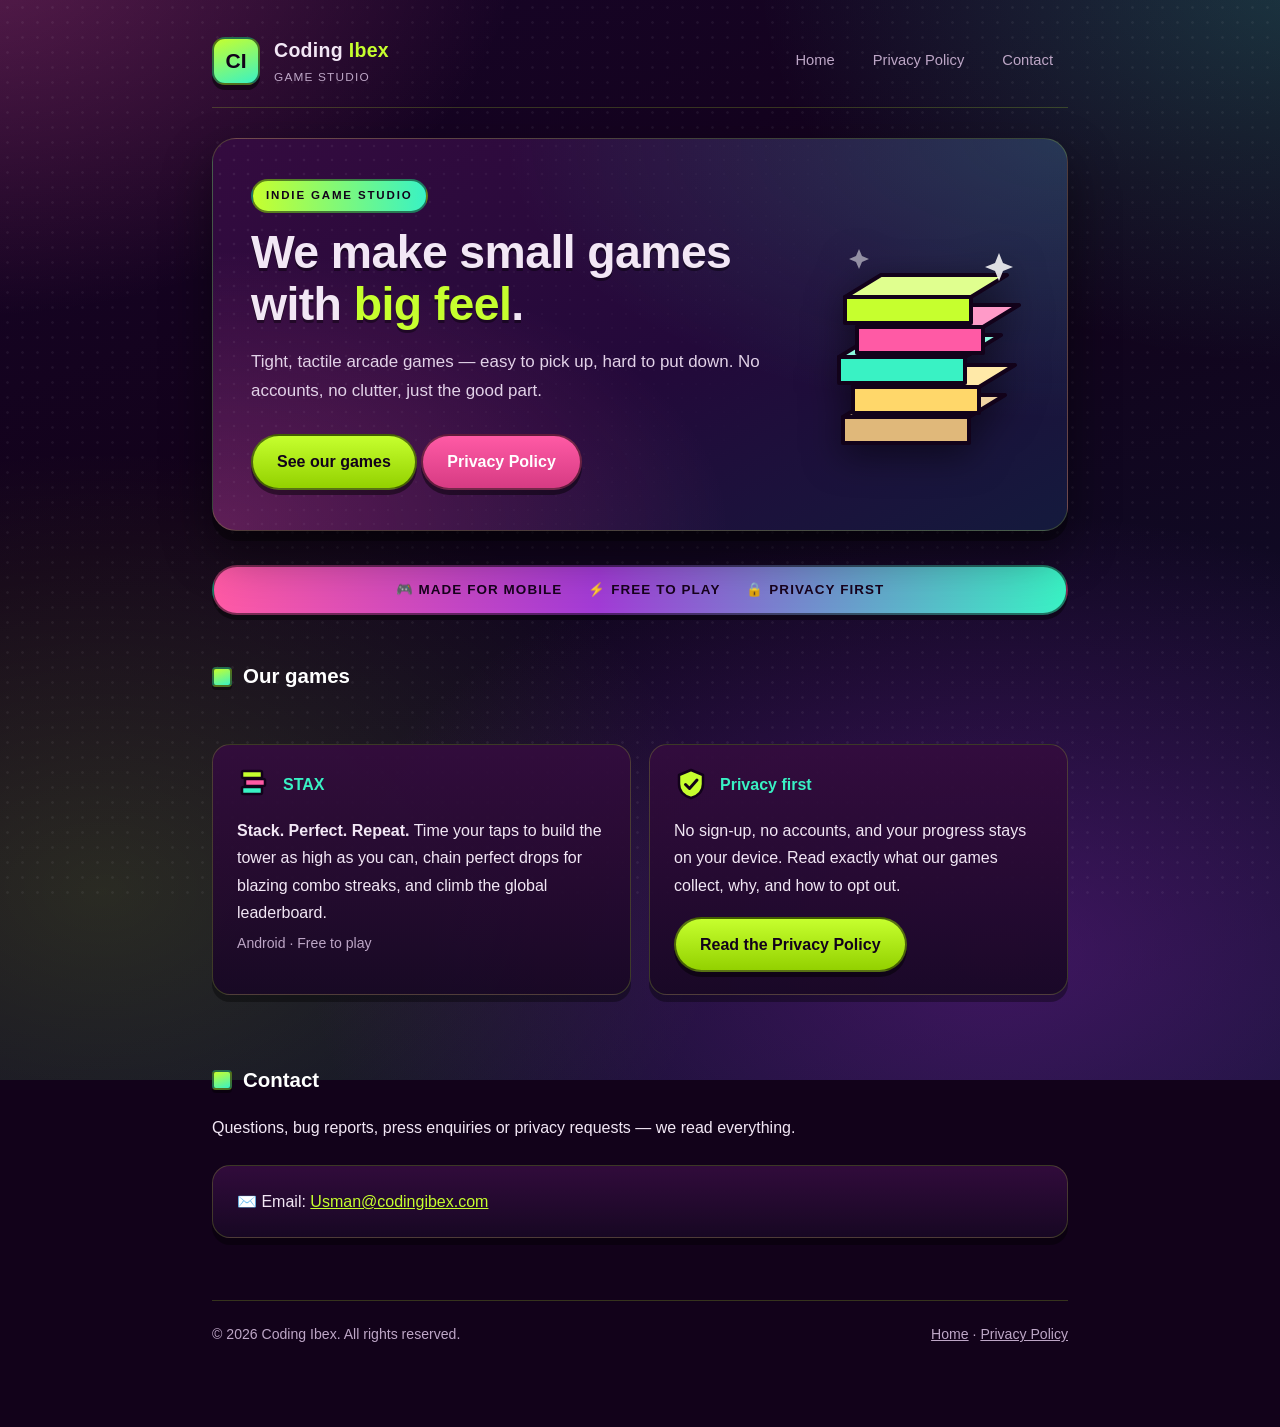
<file: index.html>
<!DOCTYPE html>
<html lang="en">
<head>
<meta charset="utf-8">
<meta name="viewport" content="width=device-width, initial-scale=1">
<title>Coding Ibex — Game Studio</title>
<meta name="description" content="Coding Ibex is an independent mobile game studio, and the maker of STAX.">
<meta name="theme-color" content="#12021a">
<link rel="stylesheet" href="style.css">
</head>
<body>
<div class="wrap">

  <header class="site">
    <div class="logo">CI</div>
    <div class="brand">Coding&nbsp;<span>Ibex</span><small>Game Studio</small></div>
    <nav class="site">
      <a href="index.html">Home</a>
      <a href="privacy-policy.html">Privacy Policy</a>
      <a href="#contact">Contact</a>
    </nav>
  </header>

  <!-- ===== hero banner ===== -->
  <section class="hero">
    <div class="hero-copy">
      <span class="eyebrow">Indie Game Studio</span>
      <h1>We make small games<br>with <span class="accent">big feel</span>.</h1>
      <p class="lede">
        Tight, tactile arcade games — easy to pick up, hard to put down.
        No accounts, no clutter, just the good part.
      </p>
      <a class="btn" href="#games">See our games</a>
      <a class="btn alt" href="privacy-policy.html">Privacy Policy</a>
    </div>

    <!-- stacked blocks, in the game's own skin colours -->
    <div class="hero-art">
      <svg class="float" viewBox="0 0 210 250" xmlns="http://www.w3.org/2000/svg" role="img" aria-label="A tower of stacked blocks">
        <g stroke="#12021a" stroke-width="4" stroke-linejoin="round">
          <!-- bottom -> top; each block = front face + lighter top face -->
          <g>
            <polygon points="24,208 150,208 186,186 60,186" fill="#f0d4a4"/>
            <rect x="24" y="208" width="126" height="26" fill="#e0b87a"/>
          </g>
          <g>
            <polygon points="34,178 160,178 196,156 70,156" fill="#ffe9a8"/>
            <rect x="34" y="178" width="126" height="26" fill="#ffd76a"/>
          </g>
          <g>
            <polygon points="20,148 146,148 182,126 56,126" fill="#8dfadf"/>
            <rect x="20" y="148" width="126" height="26" fill="#39f2c4"/>
          </g>
          <g>
            <polygon points="38,118 164,118 200,96 74,96" fill="#ff9ac8"/>
            <rect x="38" y="118" width="126" height="26" fill="#ff5aa5"/>
          </g>
          <g>
            <polygon points="26,88 152,88 188,66 62,66" fill="#e0ff8f"/>
            <rect x="26" y="88" width="126" height="26" fill="#c6ff2e"/>
          </g>
        </g>
        <!-- sparkles -->
        <g fill="#ffffff" opacity=".85">
          <path d="M180 44 l4 10 10 4 -10 4 -4 10 -4 -10 -10 -4 10 -4z"/>
          <path d="M40 40 l3 7 7 3 -7 3 -3 7 -3 -7 -7 -3 7 -3z" opacity=".6"/>
        </g>
      </svg>
    </div>
  </section>

  <div class="ribbon">
    <span>🎮 Made for mobile</span>
    <span>⚡ Free to play</span>
    <span>🔒 Privacy first</span>
  </div>

  <h2 id="games">Our games</h2>
  <div class="grid">
    <div class="card">
      <div class="icon-row">
        <svg width="34" height="34" viewBox="0 0 34 34" aria-hidden="true">
          <g stroke="#12021a" stroke-width="2.5" stroke-linejoin="round">
            <rect x="5" y="20" width="20" height="7" rx="1.5" fill="#39f2c4"/>
            <rect x="8" y="12" width="20" height="7" rx="1.5" fill="#ff5aa5"/>
            <rect x="5" y="4"  width="20" height="7" rx="1.5" fill="#c6ff2e"/>
          </g>
        </svg>
        <h3 style="margin:0">STAX</h3>
      </div>
      <p style="margin-bottom:6px">
        <strong>Stack. Perfect. Repeat.</strong> Time your taps to build the tower as high as you can,
        chain perfect drops for blazing combo streaks, and climb the global leaderboard.
      </p>
      <p style="color:var(--text-dim); font-size:.88rem; margin:0">Android · Free to play</p>
    </div>

    <div class="card">
      <div class="icon-row">
        <svg width="34" height="34" viewBox="0 0 34 34" aria-hidden="true">
          <path d="M17 3 L29 8 v9c0 7-5 12-12 14C10 29 5 24 5 17V8z"
                fill="#c6ff2e" stroke="#12021a" stroke-width="2.5" stroke-linejoin="round"/>
          <path d="M11.5 17.5 l4 4 7.5-8.5" fill="none" stroke="#12021a"
                stroke-width="3" stroke-linecap="round" stroke-linejoin="round"/>
        </svg>
        <h3 style="margin:0">Privacy first</h3>
      </div>
      <p style="margin-bottom:6px">
        No sign-up, no accounts, and your progress stays on your device. Read exactly what our
        games collect, why, and how to opt out.
      </p>
      <a class="btn" href="privacy-policy.html">Read the Privacy Policy</a>
    </div>
  </div>

  <h2 id="contact">Contact</h2>
  <p>Questions, bug reports, press enquiries or privacy requests — we read everything.</p>
  <div class="card">
    <p style="margin:0">
      ✉️ Email: <a href="mailto:Usman@codingibex.com">Usman@codingibex.com</a>
    </p>
  </div>

  <footer class="site">
    <span>&copy; <span id="yr">2026</span> Coding Ibex. All rights reserved.</span>
    <span><a href="index.html">Home</a> · <a href="privacy-policy.html">Privacy Policy</a></span>
  </footer>

</div>
<script>document.getElementById('yr').textContent = new Date().getFullYear();</script>
</body>
</html>
</file>
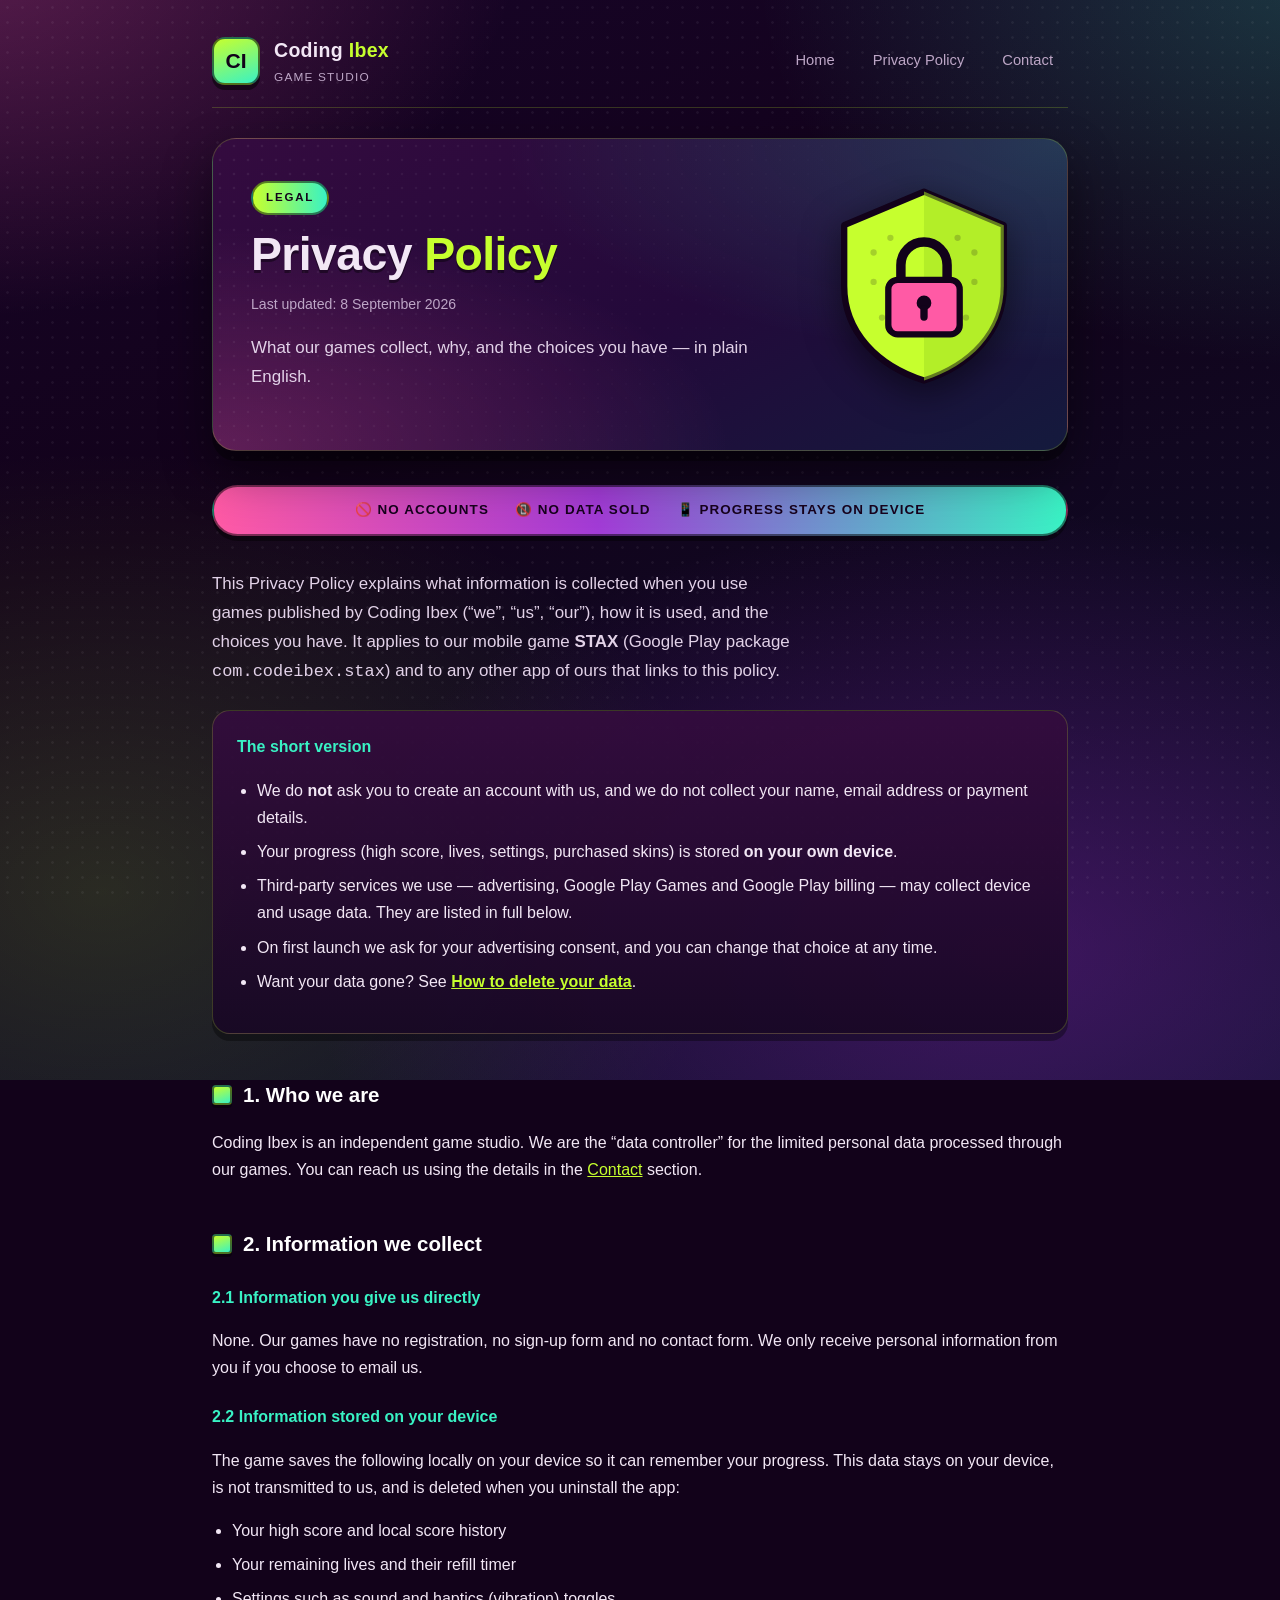
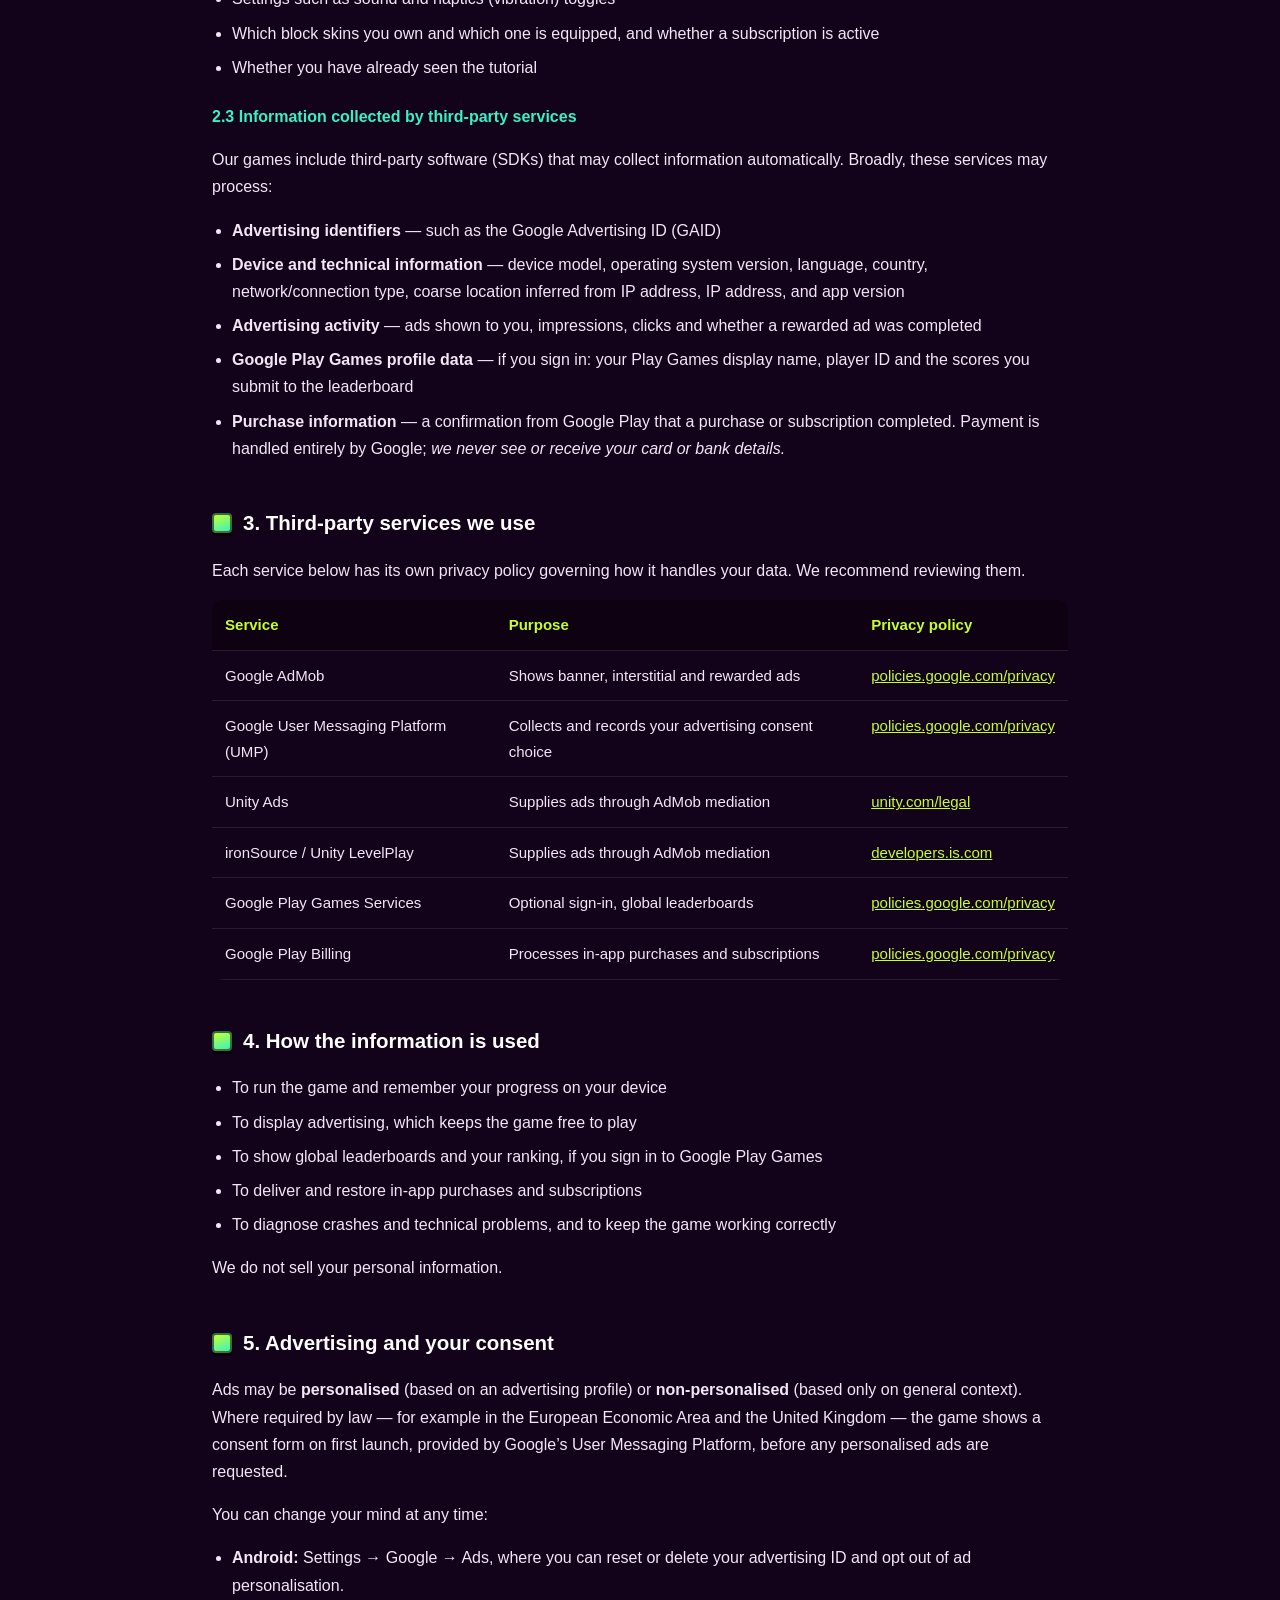
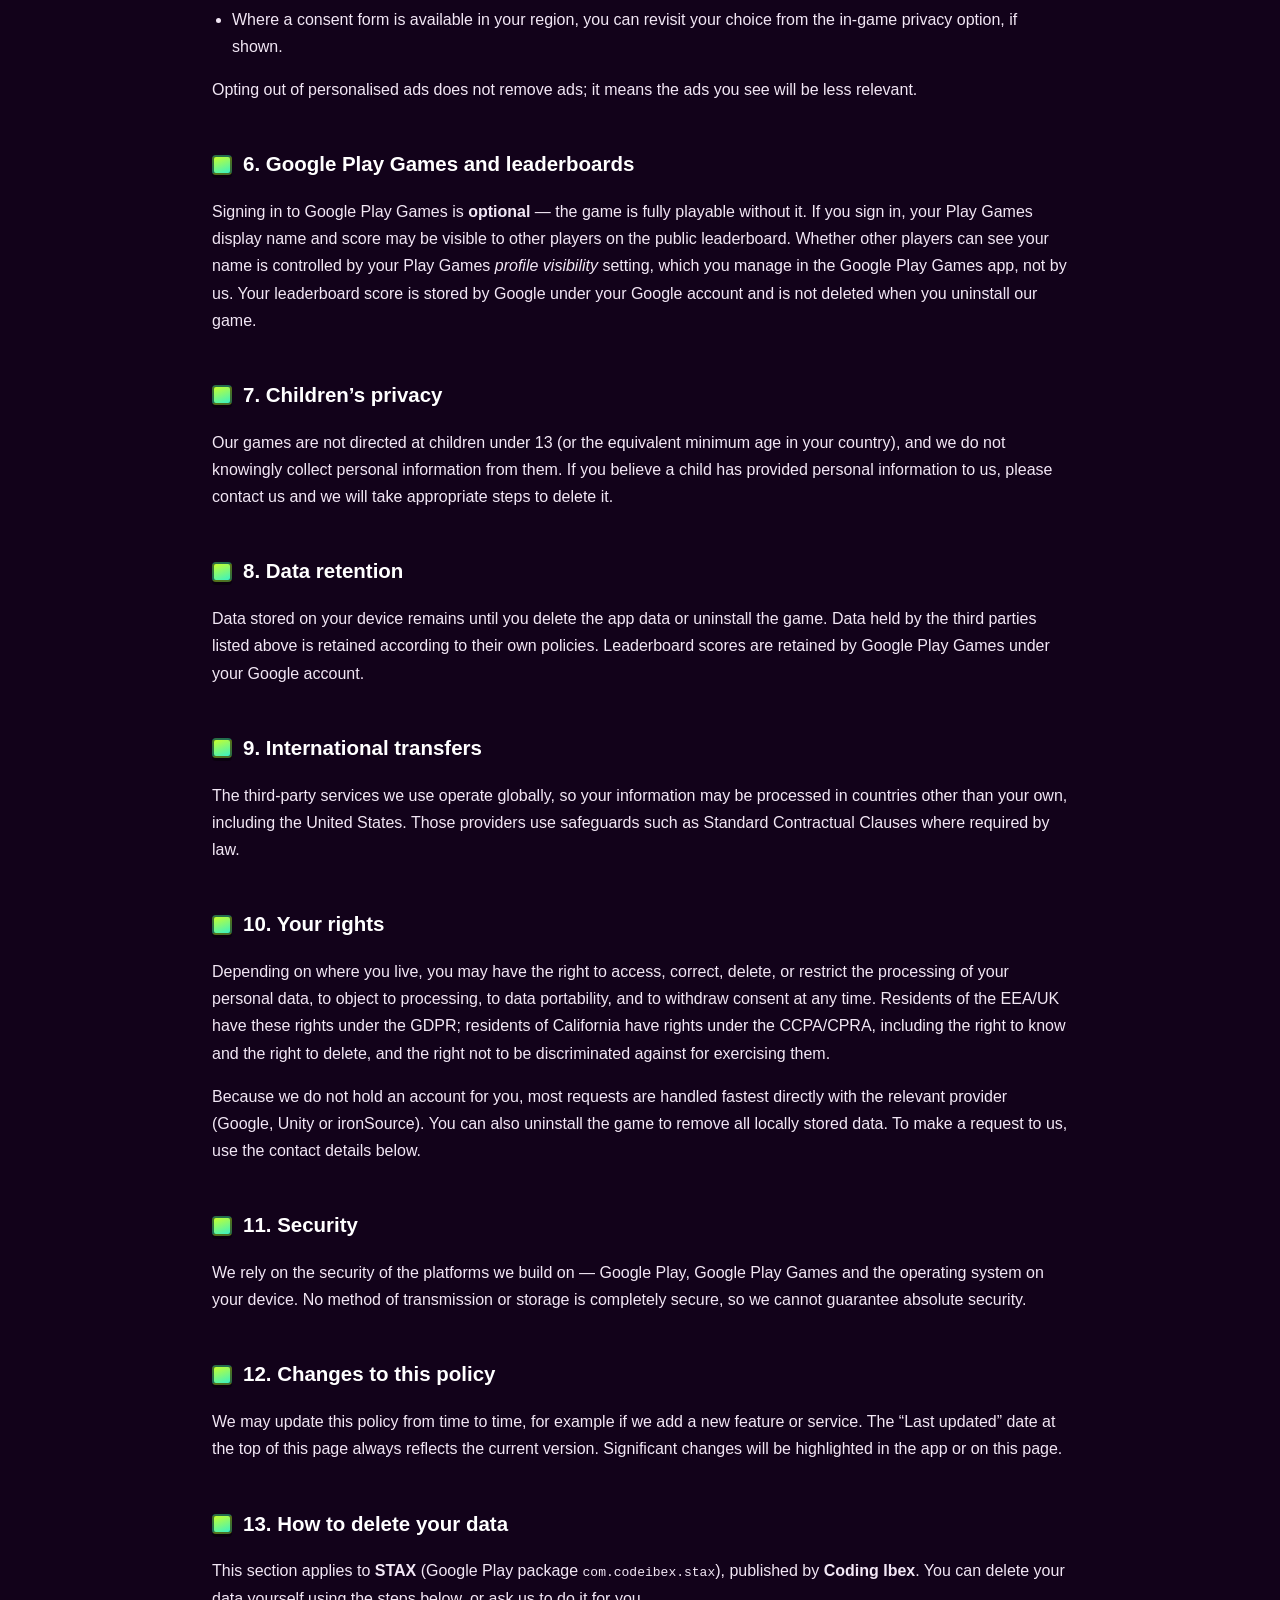
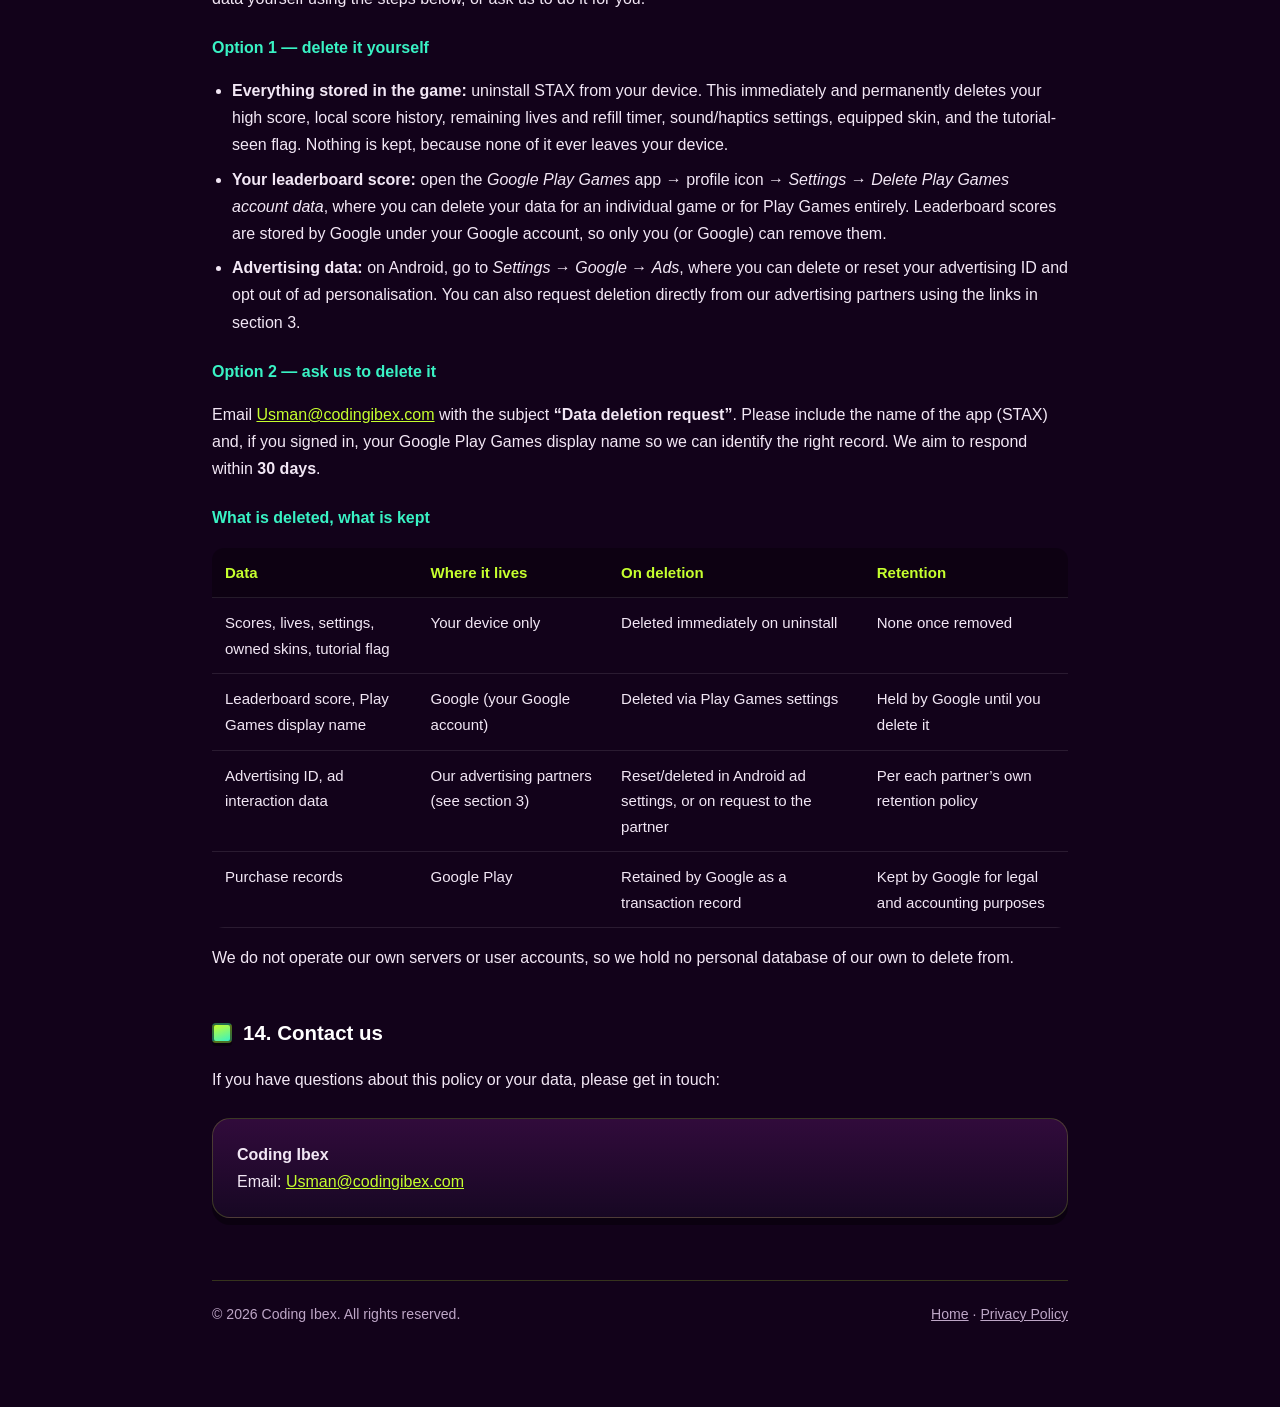
<file: privacy-policy.html>
<!DOCTYPE html>
<html lang="en">
<head>
<meta charset="utf-8">
<meta name="viewport" content="width=device-width, initial-scale=1">
<title>Privacy Policy — Coding Ibex</title>
<meta name="description" content="Privacy Policy for Coding Ibex and its mobile games, including STAX.">
<link rel="stylesheet" href="style.css">
</head>
<body>
<div class="wrap">

  <header class="site">
    <div class="logo">CI</div>
    <div class="brand">Coding&nbsp;<span>Ibex</span><small>Game Studio</small></div>
    <nav class="site">
      <a href="index.html">Home</a>
      <a href="privacy-policy.html">Privacy Policy</a>
      <a href="#contact">Contact</a>
    </nav>
  </header>

  <!-- ===== hero banner ===== -->
  <section class="hero">
    <div class="hero-copy">
      <span class="eyebrow">Legal</span>
      <h1>Privacy <span class="accent">Policy</span></h1>
      <p class="meta">Last updated: 8 September 2026</p>
      <p class="lede">
        What our games collect, why, and the choices you have — in plain English.
      </p>
    </div>

    <div class="hero-art">
      <svg class="float" viewBox="0 0 200 220" xmlns="http://www.w3.org/2000/svg" role="img" aria-label="A shield with a padlock">
        <!-- shield -->
        <path d="M100 12 L176 44 v58c0 44-32 76-76 90 -44-14-76-46-76-90V44z"
              fill="#c6ff2e" stroke="#12021a" stroke-width="6" stroke-linejoin="round"/>
        <path d="M100 12 L176 44 v58c0 44-32 76-76 90z" fill="#a5e024" opacity=".55"/>
        <!-- padlock -->
        <path d="M78 96 v-14a22 22 0 0 1 44 0 v14" fill="none"
              stroke="#12021a" stroke-width="9" stroke-linecap="round"/>
        <rect x="66" y="96" width="68" height="52" rx="9"
              fill="#ff5aa5" stroke="#12021a" stroke-width="6" stroke-linejoin="round"/>
        <circle cx="100" cy="118" r="7" fill="#12021a"/>
        <rect x="96.5" y="120" width="7" height="15" rx="3.5" fill="#12021a"/>
        <!-- halftone speckle on the shield -->
        <g fill="#12021a" opacity=".18">
          <circle cx="52" cy="70" r="3"/><circle cx="68" cy="56" r="3"/><circle cx="52" cy="98" r="3"/>
          <circle cx="148" cy="70" r="3"/><circle cx="132" cy="56" r="3"/><circle cx="148" cy="98" r="3"/>
          <circle cx="60" cy="132" r="3"/><circle cx="140" cy="132" r="3"/>
        </g>
      </svg>
    </div>
  </section>

  <div class="ribbon">
    <span>🚫 No accounts</span>
    <span>📵 No data sold</span>
    <span>📱 Progress stays on device</span>
  </div>

  <p class="lede">
    This Privacy Policy explains what information is collected when you use games published by
    Coding Ibex (&ldquo;we&rdquo;, &ldquo;us&rdquo;, &ldquo;our&rdquo;), how it is used, and the
    choices you have. It applies to our mobile game <strong>STAX</strong>
    (Google&nbsp;Play package <code>com.codeibex.stax</code>) and to any other app of ours that links
    to this policy.
  </p>

  <div class="card">
    <h3 style="margin-top:0">The short version</h3>
    <ul>
      <li>We do <strong>not</strong> ask you to create an account with us, and we do not collect your name, email address or payment details.</li>
      <li>Your progress (high score, lives, settings, purchased skins) is stored <strong>on your own device</strong>.</li>
      <li>Third-party services we use — advertising, Google Play Games and Google Play billing — may collect device and usage data. They are listed in full below.</li>
      <li>On first launch we ask for your advertising consent, and you can change that choice at any time.</li>
      <li>Want your data gone? See <a href="#data-deletion"><strong>How to delete your data</strong></a>.</li>
    </ul>
  </div>

  <h2>1. Who we are</h2>
  <p>
    Coding Ibex is an independent game studio. We are the &ldquo;data controller&rdquo; for the
    limited personal data processed through our games. You can reach us using the details in the
    <a href="#contact">Contact</a> section.
  </p>

  <h2>2. Information we collect</h2>

  <h3>2.1 Information you give us directly</h3>
  <p>
    None. Our games have no registration, no sign-up form and no contact form. We only receive
    personal information from you if you choose to email us.
  </p>

  <h3>2.2 Information stored on your device</h3>
  <p>
    The game saves the following locally on your device so it can remember your progress. This data
    stays on your device, is not transmitted to us, and is deleted when you uninstall the app:
  </p>
  <ul>
    <li>Your high score and local score history</li>
    <li>Your remaining lives and their refill timer</li>
    <li>Settings such as sound and haptics (vibration) toggles</li>
    <li>Which block skins you own and which one is equipped, and whether a subscription is active</li>
    <li>Whether you have already seen the tutorial</li>
  </ul>

  <h3>2.3 Information collected by third-party services</h3>
  <p>
    Our games include third-party software (SDKs) that may collect information automatically. Broadly,
    these services may process:
  </p>
  <ul>
    <li><strong>Advertising identifiers</strong> — such as the Google Advertising ID (GAID)</li>
    <li><strong>Device and technical information</strong> — device model, operating system version, language, country, network/connection type, coarse location inferred from IP address, IP address, and app version</li>
    <li><strong>Advertising activity</strong> — ads shown to you, impressions, clicks and whether a rewarded ad was completed</li>
    <li><strong>Google Play Games profile data</strong> — if you sign in: your Play Games display name, player ID and the scores you submit to the leaderboard</li>
    <li><strong>Purchase information</strong> — a confirmation from Google Play that a purchase or subscription completed. Payment is handled entirely by Google; <em>we never see or receive your card or bank details.</em></li>
  </ul>

  <h2>3. Third-party services we use</h2>
  <p>
    Each service below has its own privacy policy governing how it handles your data. We recommend
    reviewing them.
  </p>

  <table>
    <thead>
      <tr><th>Service</th><th>Purpose</th><th>Privacy policy</th></tr>
    </thead>
    <tbody>
      <tr>
        <td>Google AdMob</td>
        <td>Shows banner, interstitial and rewarded ads</td>
        <td><a href="https://policies.google.com/privacy" target="_blank" rel="noopener">policies.google.com/privacy</a></td>
      </tr>
      <tr>
        <td>Google User Messaging Platform (UMP)</td>
        <td>Collects and records your advertising consent choice</td>
        <td><a href="https://policies.google.com/privacy" target="_blank" rel="noopener">policies.google.com/privacy</a></td>
      </tr>
      <tr>
        <td>Unity Ads</td>
        <td>Supplies ads through AdMob mediation</td>
        <td><a href="https://unity.com/legal/game-player-and-app-user-privacy-policy" target="_blank" rel="noopener">unity.com/legal</a></td>
      </tr>
      <tr>
        <td>ironSource / Unity LevelPlay</td>
        <td>Supplies ads through AdMob mediation</td>
        <td><a href="https://developers.is.com/ironsource-mobile/air/ironsource-mobile-privacy-policy/" target="_blank" rel="noopener">developers.is.com</a></td>
      </tr>
      <tr>
        <td>Google Play Games Services</td>
        <td>Optional sign-in, global leaderboards</td>
        <td><a href="https://policies.google.com/privacy" target="_blank" rel="noopener">policies.google.com/privacy</a></td>
      </tr>
      <tr>
        <td>Google Play Billing</td>
        <td>Processes in-app purchases and subscriptions</td>
        <td><a href="https://policies.google.com/privacy" target="_blank" rel="noopener">policies.google.com/privacy</a></td>
      </tr>
    </tbody>
  </table>

  <h2>4. How the information is used</h2>
  <ul>
    <li>To run the game and remember your progress on your device</li>
    <li>To display advertising, which keeps the game free to play</li>
    <li>To show global leaderboards and your ranking, if you sign in to Google Play Games</li>
    <li>To deliver and restore in-app purchases and subscriptions</li>
    <li>To diagnose crashes and technical problems, and to keep the game working correctly</li>
  </ul>
  <p>We do not sell your personal information.</p>

  <h2>5. Advertising and your consent</h2>
  <p>
    Ads may be <strong>personalised</strong> (based on an advertising profile) or
    <strong>non-personalised</strong> (based only on general context). Where required by law — for
    example in the European Economic Area and the United Kingdom — the game shows a consent form
    on first launch, provided by Google&rsquo;s User Messaging Platform, before any personalised ads
    are requested.
  </p>
  <p>You can change your mind at any time:</p>
  <ul>
    <li><strong>Android:</strong> Settings &rarr; Google &rarr; Ads, where you can reset or delete your advertising ID and opt out of ad personalisation.</li>
    <li>Where a consent form is available in your region, you can revisit your choice from the in-game privacy option, if shown.</li>
  </ul>
  <p>Opting out of personalised ads does not remove ads; it means the ads you see will be less relevant.</p>

  <h2>6. Google Play Games and leaderboards</h2>
  <p>
    Signing in to Google Play Games is <strong>optional</strong> — the game is fully playable without
    it. If you sign in, your Play Games display name and score may be visible to other players on the
    public leaderboard. Whether other players can see your name is controlled by your Play Games
    <em>profile visibility</em> setting, which you manage in the Google Play Games app, not by us.
    Your leaderboard score is stored by Google under your Google account and is not deleted when you
    uninstall our game.
  </p>

  <h2>7. Children&rsquo;s privacy</h2>
  <p>
    Our games are not directed at children under 13 (or the equivalent minimum age in your country),
    and we do not knowingly collect personal information from them. If you believe a child has
    provided personal information to us, please contact us and we will take appropriate steps to
    delete it.
  </p>

  <h2>8. Data retention</h2>
  <p>
    Data stored on your device remains until you delete the app data or uninstall the game.
    Data held by the third parties listed above is retained according to their own policies.
    Leaderboard scores are retained by Google Play Games under your Google account.
  </p>

  <h2>9. International transfers</h2>
  <p>
    The third-party services we use operate globally, so your information may be processed in
    countries other than your own, including the United States. Those providers use safeguards such
    as Standard Contractual Clauses where required by law.
  </p>

  <h2>10. Your rights</h2>
  <p>
    Depending on where you live, you may have the right to access, correct, delete, or restrict the
    processing of your personal data, to object to processing, to data portability, and to withdraw
    consent at any time. Residents of the EEA/UK have these rights under the GDPR; residents of
    California have rights under the CCPA/CPRA, including the right to know and the right to delete,
    and the right not to be discriminated against for exercising them.
  </p>
  <p>
    Because we do not hold an account for you, most requests are handled fastest directly with the
    relevant provider (Google, Unity or ironSource). You can also uninstall the game to remove all
    locally stored data. To make a request to us, use the contact details below.
  </p>

  <h2>11. Security</h2>
  <p>
    We rely on the security of the platforms we build on — Google Play, Google Play Games and the
    operating system on your device. No method of transmission or storage is completely secure, so we
    cannot guarantee absolute security.
  </p>

  <h2>12. Changes to this policy</h2>
  <p>
    We may update this policy from time to time, for example if we add a new feature or service. The
    &ldquo;Last updated&rdquo; date at the top of this page always reflects the current version.
    Significant changes will be highlighted in the app or on this page.
  </p>

  <h2 id="data-deletion">13. How to delete your data</h2>
  <p>
    This section applies to <strong>STAX</strong> (Google&nbsp;Play package
    <code>com.codeibex.stax</code>), published by <strong>Coding Ibex</strong>. You can delete your
    data yourself using the steps below, or ask us to do it for you.
  </p>

  <h3>Option 1 — delete it yourself</h3>
  <ul>
    <li>
      <strong>Everything stored in the game:</strong> uninstall STAX from your device. This
      immediately and permanently deletes your high score, local score history, remaining lives and
      refill timer, sound/haptics settings, equipped skin, and the tutorial-seen flag. Nothing is
      kept, because none of it ever leaves your device.
    </li>
    <li>
      <strong>Your leaderboard score:</strong> open the <em>Google Play Games</em> app &rarr;
      profile icon &rarr; <em>Settings</em> &rarr; <em>Delete Play Games account data</em>, where you
      can delete your data for an individual game or for Play Games entirely. Leaderboard scores are
      stored by Google under your Google account, so only you (or Google) can remove them.
    </li>
    <li>
      <strong>Advertising data:</strong> on Android, go to <em>Settings</em> &rarr; <em>Google</em>
      &rarr; <em>Ads</em>, where you can delete or reset your advertising ID and opt out of ad
      personalisation. You can also request deletion directly from our advertising partners using
      the links in section&nbsp;3.
    </li>
  </ul>

  <h3>Option 2 — ask us to delete it</h3>
  <p>
    Email <a href="mailto:Usman@codingibex.com">Usman@codingibex.com</a> with the subject
    <strong>&ldquo;Data deletion request&rdquo;</strong>. Please include the name of the app (STAX)
    and, if you signed in, your Google Play Games display name so we can identify the right record.
    We aim to respond within <strong>30 days</strong>.
  </p>

  <h3>What is deleted, what is kept</h3>
  <table>
    <thead>
      <tr><th>Data</th><th>Where it lives</th><th>On deletion</th><th>Retention</th></tr>
    </thead>
    <tbody>
      <tr>
        <td>Scores, lives, settings, owned skins, tutorial flag</td>
        <td>Your device only</td>
        <td>Deleted immediately on uninstall</td>
        <td>None once removed</td>
      </tr>
      <tr>
        <td>Leaderboard score, Play Games display name</td>
        <td>Google (your Google account)</td>
        <td>Deleted via Play Games settings</td>
        <td>Held by Google until you delete it</td>
      </tr>
      <tr>
        <td>Advertising ID, ad interaction data</td>
        <td>Our advertising partners (see section&nbsp;3)</td>
        <td>Reset/deleted in Android ad settings, or on request to the partner</td>
        <td>Per each partner&rsquo;s own retention policy</td>
      </tr>
      <tr>
        <td>Purchase records</td>
        <td>Google Play</td>
        <td>Retained by Google as a transaction record</td>
        <td>Kept by Google for legal and accounting purposes</td>
      </tr>
    </tbody>
  </table>
  <p>
    We do not operate our own servers or user accounts, so we hold no personal database of our own
    to delete from.
  </p>

  <h2 id="contact">14. Contact us</h2>
  <p>If you have questions about this policy or your data, please get in touch:</p>
  <div class="card">
    <p style="margin:0">
      <strong>Coding Ibex</strong><br>
      Email: <a href="mailto:Usman@codingibex.com">Usman@codingibex.com</a>
    </p>
  </div>

  <footer class="site">
    <span>&copy; <span id="yr">2026</span> Coding Ibex. All rights reserved.</span>
    <span><a href="index.html">Home</a> &middot; <a href="privacy-policy.html">Privacy Policy</a></span>
  </footer>

</div>
<script>document.getElementById('yr').textContent = new Date().getFullYear();</script>
</body>
</html>
</file>
<file: style.css>
/* Coding Ibex — shared site styles.
   Palette + comic halftone lifted from the STAX game UI so the site feels like the same brand.
   All artwork is inline SVG, so there are no image files to host and it stays sharp at any size. */

:root {
  --ink:        #12021a;
  --ink-2:      #1f0827;
  --card:       #2a0730;
  --lime:       #c6ff2e;
  --pink:       #ff5aa5;
  --cyan:       #39f2c4;
  --gold:       #ffd76a;
  --text:       #f2e7f5;
  --text-dim:   #bda6c6;
  --border:     rgba(198, 255, 46, 0.20);
  --max:        900px;
}

* { box-sizing: border-box; }
html { scroll-behavior: smooth; }

body {
  margin: 0;
  color: var(--text);
  font-family: "Segoe UI", Roboto, "Helvetica Neue", Arial, sans-serif;
  line-height: 1.7;
  -webkit-font-smoothing: antialiased;
  background: var(--ink);
  overflow-x: hidden;
}

/* ---------- animated gradient backdrop ---------- */
body::after {
  content: "";
  position: fixed;
  inset: -20%;
  z-index: -2;
  background:
    radial-gradient(45% 45% at 12% 8%,  rgba(255, 90, 165, 0.30) 0%, transparent 70%),
    radial-gradient(45% 45% at 88% 12%, rgba(57, 242, 196, 0.22) 0%, transparent 70%),
    radial-gradient(55% 50% at 70% 90%, rgba(122, 31, 162, 0.45) 0%, transparent 70%),
    radial-gradient(50% 50% at 20% 85%, rgba(198, 255, 46, 0.14) 0%, transparent 70%),
    linear-gradient(160deg, #1b0630 0%, #12021a 45%, #0d1430 100%);
  animation: drift 26s ease-in-out infinite alternate;
}
@keyframes drift {
  0%   { transform: translate3d(0, 0, 0)      scale(1);    }
  50%  { transform: translate3d(-2%, 1.5%, 0) scale(1.06); }
  100% { transform: translate3d(2%, -1.5%, 0) scale(1.02); }
}

/* comic Ben-Day dots over the whole page */
body::before {
  content: "";
  position: fixed;
  inset: 0;
  z-index: -1;
  pointer-events: none;
  background-image: radial-gradient(rgba(255, 255, 255, 0.055) 1px, transparent 1.7px);
  background-size: 15px 15px;
}

.wrap {
  position: relative;
  max-width: var(--max);
  margin: 0 auto;
  padding: 34px 22px 80px;
}

/* ---------- header ---------- */
header.site {
  display: flex;
  align-items: center;
  gap: 14px;
  padding-bottom: 20px;
  margin-bottom: 30px;
  border-bottom: 1px solid var(--border);
  flex-wrap: wrap;
}

.logo {
  width: 48px; height: 48px;
  flex: none;
  border-radius: 13px;
  background: linear-gradient(160deg, var(--lime), var(--cyan));
  display: grid;
  place-items: center;
  font-weight: 900;
  font-size: 21px;
  color: var(--ink);
  border: 2px solid rgba(0, 0, 0, .55);
  box-shadow: 0 5px 0 rgba(0, 0, 0, 0.5);
}

.brand { font-weight: 800; font-size: 1.22rem; letter-spacing: .3px; }
.brand span { color: var(--lime); }
.brand small {
  display: block; font-weight: 500; font-size: .74rem;
  color: var(--text-dim); letter-spacing: .1em; text-transform: uppercase;
}

nav.site { margin-left: auto; display: flex; gap: 8px; flex-wrap: wrap; }
nav.site a {
  color: var(--text-dim); text-decoration: none; font-size: .92rem;
  padding: 7px 14px; border-radius: 999px; border: 1px solid transparent;
  transition: .18s ease;
}
nav.site a:hover { color: var(--lime); border-color: var(--border); background: rgba(198,255,46,.07); }

/* ---------- hero banner ---------- */
.hero {
  position: relative;
  overflow: hidden;
  border-radius: 24px;
  border: 1px solid var(--border);
  background:
    radial-gradient(120% 130% at 100% 0%, rgba(57,242,196,.20) 0%, transparent 55%),
    radial-gradient(110% 130% at 0% 100%, rgba(255,90,165,.26) 0%, transparent 55%),
    linear-gradient(150deg, #340b3f 0%, #23093a 55%, #141a3d 100%);
  padding: 40px 38px;
  margin-bottom: 34px;
  display: flex;
  align-items: center;
  gap: 26px;
  box-shadow: 0 10px 0 rgba(0,0,0,.35), 0 22px 50px rgba(0,0,0,.45);
}
.hero::before {   /* halftone inside the banner */
  content: "";
  position: absolute; inset: 0; pointer-events: none;
  background-image: radial-gradient(rgba(255,255,255,.07) 1px, transparent 1.7px);
  background-size: 14px 14px;
  mask-image: linear-gradient(120deg, #000 0%, transparent 70%);
  -webkit-mask-image: linear-gradient(120deg, #000 0%, transparent 70%);
}
.hero-copy { position: relative; flex: 1 1 320px; min-width: 0; }
.hero-art  { position: relative; flex: 0 0 auto; width: 210px; }
.hero-art svg { width: 100%; height: auto; display: block; filter: drop-shadow(0 10px 18px rgba(0,0,0,.5)); }
.float { animation: bob 4.5s ease-in-out infinite; }
@keyframes bob { 0%,100% { transform: translateY(0); } 50% { transform: translateY(-9px); } }

.eyebrow {
  display: inline-block;
  font-size: .72rem; font-weight: 800; letter-spacing: .16em; text-transform: uppercase;
  color: var(--ink);
  background: linear-gradient(90deg, var(--lime), var(--cyan));
  padding: 5px 13px; border-radius: 999px; margin-bottom: 14px;
  border: 2px solid rgba(0,0,0,.5);
}

/* ---------- ribbon strip ---------- */
.ribbon {
  display: flex; flex-wrap: wrap; gap: 10px 26px; justify-content: center;
  background: linear-gradient(90deg, var(--pink), #a23bd6 45%, var(--cyan));
  color: #17021d;
  font-weight: 800; font-size: .84rem; letter-spacing: .08em; text-transform: uppercase;
  padding: 12px 20px; border-radius: 999px;
  border: 2px solid rgba(0,0,0,.5);
  box-shadow: 0 5px 0 rgba(0,0,0,.4);
  margin: 0 0 34px;
}
.ribbon span { display: inline-flex; align-items: center; gap: 7px; }

/* ---------- typography ---------- */
h1 {
  font-size: clamp(1.9rem, 5.2vw, 2.9rem);
  line-height: 1.12; margin: 0 0 12px; letter-spacing: -.6px;
  text-shadow: 0 3px 0 rgba(0,0,0,.4);
}
h1 .accent { color: var(--lime); }

h2 {
  font-size: 1.28rem; margin: 44px 0 14px; color: #fff;
  display: flex; align-items: center; gap: 11px;
}
h2::before {   /* little stacked-block accent */
  content: ""; flex: none;
  width: 16px; height: 16px; border-radius: 4px;
  background: linear-gradient(160deg, var(--lime), var(--cyan));
  border: 2px solid rgba(0,0,0,.55);
  box-shadow: 0 3px 0 rgba(0,0,0,.4);
}

h3 { font-size: 1rem; margin: 22px 0 8px; color: var(--cyan); }

p, li { color: var(--text); }
a { color: var(--lime); }
a:hover { color: var(--pink); }
ul { padding-left: 20px; }
li { margin: 7px 0; }

.lede { font-size: 1.06rem; color: #e2d2e8; max-width: 62ch; }
.meta { color: var(--text-dim); font-size: .88rem; margin: 0 0 8px; }

/* ---------- blocks ---------- */
.card {
  position: relative;
  background: linear-gradient(180deg, rgba(52,12,62,.92), rgba(24,8,36,.92));
  border: 1px solid var(--border);
  border-radius: 18px;
  padding: 22px 24px;
  margin: 24px 0;
  box-shadow: 0 7px 0 rgba(0,0,0,.35);
  transition: transform .18s ease, box-shadow .18s ease;
}
.card:hover { transform: translateY(-3px); box-shadow: 0 11px 0 rgba(0,0,0,.35); }

.note {
  border-left: 5px solid var(--pink);
  background: rgba(255, 90, 165, 0.12);
  border-radius: 10px; padding: 14px 18px; margin: 22px 0; font-size: .95rem;
}
.todo {
  border-left: 5px solid var(--gold);
  background: rgba(255, 215, 106, 0.14);
  border-radius: 10px; padding: 14px 18px; margin: 24px 0; font-size: .95rem;
}

table {
  width: 100%; border-collapse: collapse; margin: 16px 0; font-size: .94rem;
  display: block; overflow-x: auto;
  border-radius: 12px;
}
th, td { text-align: left; padding: 12px 13px; border-bottom: 1px solid rgba(255,255,255,.10); vertical-align: top; }
th { color: var(--lime); font-weight: 800; white-space: nowrap; background: rgba(0,0,0,.28); }
tbody tr:hover { background: rgba(255,255,255,.035); }

/* ---------- buttons / grid ---------- */
.btn {
  display: inline-block;
  background: linear-gradient(180deg, var(--lime), #93d100);
  color: var(--ink); font-weight: 800; text-decoration: none;
  padding: 12px 24px; border-radius: 999px;
  border: 2px solid rgba(0,0,0,.55);
  box-shadow: 0 5px 0 rgba(0,0,0,.45);
  margin-top: 12px; transition: .15s ease;
}
.btn:hover { color: var(--ink); transform: translateY(-2px); box-shadow: 0 7px 0 rgba(0,0,0,.45); }
.btn.alt { background: linear-gradient(180deg, var(--pink), #d63b83); color: #fff; }
.btn.alt:hover { color: #fff; }

.grid { display: grid; grid-template-columns: repeat(auto-fit, minmax(250px, 1fr)); gap: 18px; margin-top: 26px; }

.icon-row { display: flex; align-items: center; gap: 12px; margin-bottom: 6px; }
.icon-row svg { flex: none; }

footer.site {
  margin-top: 62px; padding-top: 22px;
  border-top: 1px solid var(--border);
  color: var(--text-dim); font-size: .88rem;
  display: flex; justify-content: space-between; gap: 14px; flex-wrap: wrap;
}
footer.site a { color: var(--text-dim); }
footer.site a:hover { color: var(--lime); }

/* ---------- responsive ---------- */
@media (max-width: 680px) {
  .hero { padding: 30px 24px; flex-direction: column-reverse; text-align: center; gap: 18px; }
  .hero-art { width: 160px; }
  .eyebrow { margin-inline: auto; }
  .lede { margin-inline: auto; }
}
@media (max-width: 560px) {
  .wrap { padding: 24px 15px 60px; }
  nav.site { width: 100%; margin-left: 0; }
  .ribbon { font-size: .74rem; }
}

@media (prefers-reduced-motion: reduce) {
  body::after, .float { animation: none; }
  .card, .btn { transition: none; }
}
</file>
